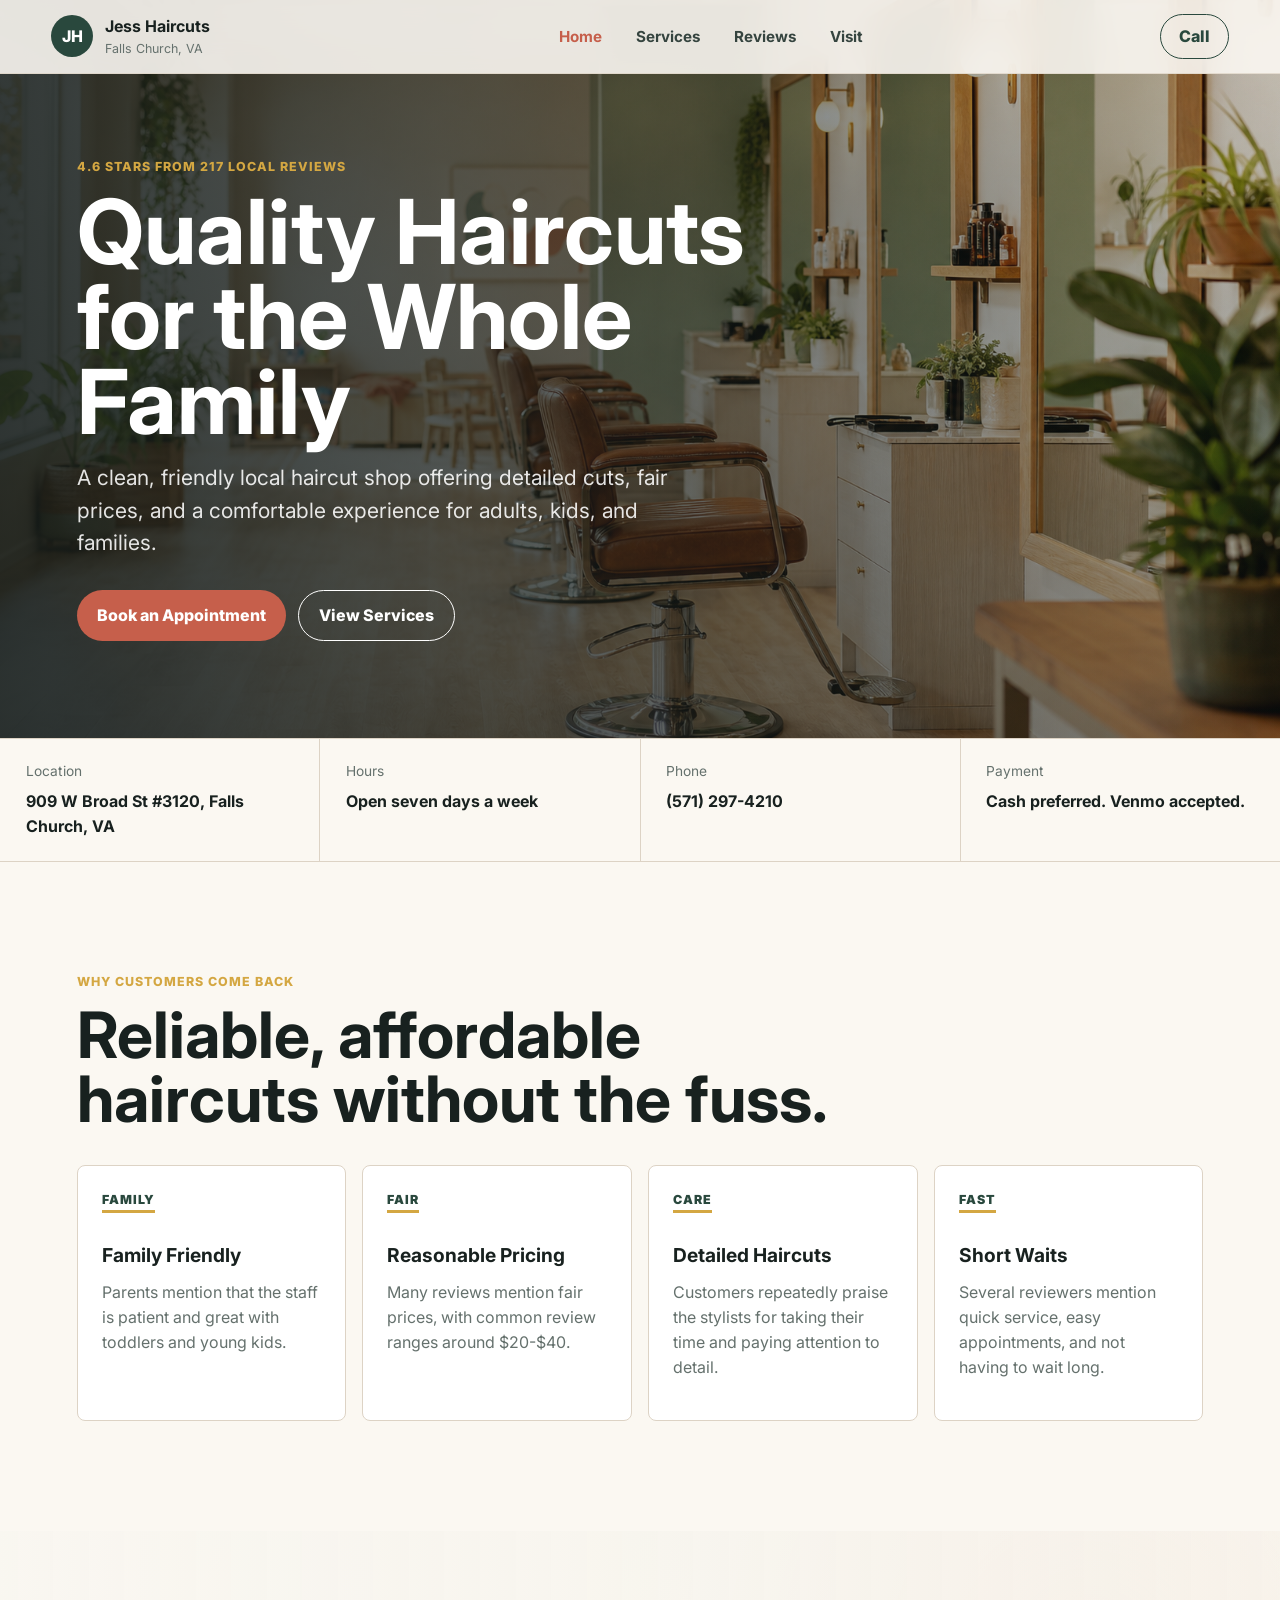
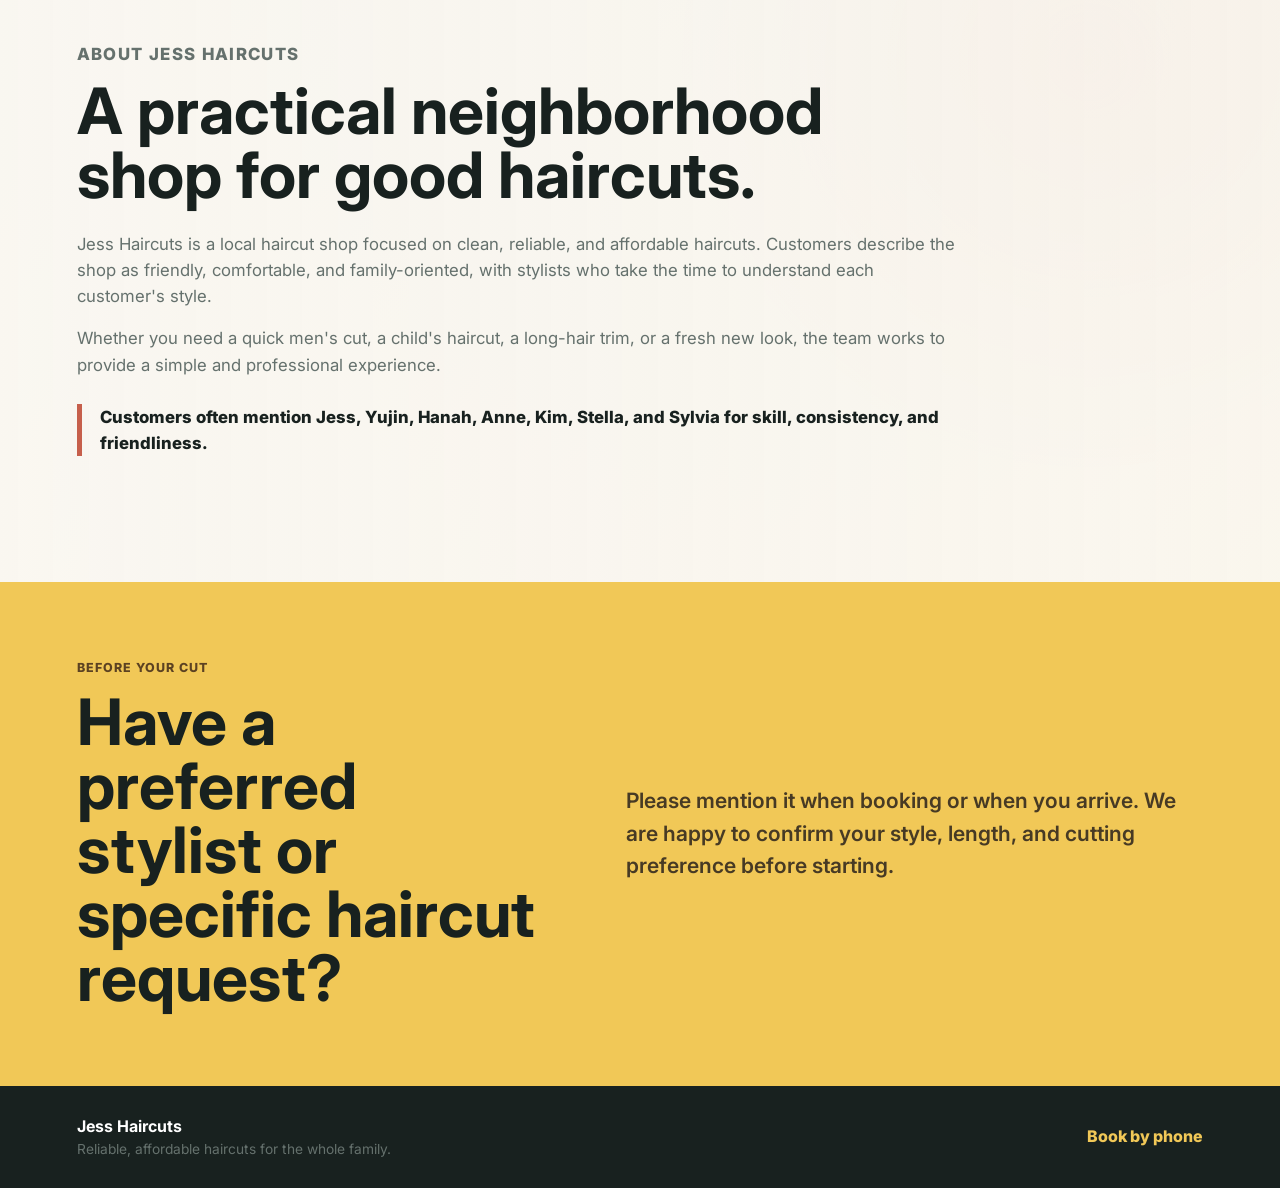
<file: index.html>
<!DOCTYPE html>
<html lang="en">
  <head>
    <meta charset="UTF-8" />
    <meta name="viewport" content="width=device-width, initial-scale=1.0" />
    <meta
      name="description"
      content="Jess Haircuts is a clean, friendly neighborhood haircut shop in Falls Church, VA offering reliable, affordable haircuts for adults, kids, and families."
    />
    <title>Jess Haircuts | Family Haircuts in Falls Church, VA</title>
    <link rel="preconnect" href="https://fonts.googleapis.com" />
    <link rel="preconnect" href="https://fonts.gstatic.com" crossorigin />
    <link
      href="https://fonts.googleapis.com/css2?family=Inter:wght@400;500;600;700;800&display=swap"
      rel="stylesheet"
    />
    <link rel="stylesheet" href="styles.css" />
  </head>
  <body>
    <header class="site-header">
      <a class="brand" href="index.html" aria-label="Jess Haircuts home">
        <span class="brand-mark">JH</span>
        <span>
          <strong>Jess Haircuts</strong>
          <small>Falls Church, VA</small>
        </span>
      </a>
      <nav class="site-nav" aria-label="Primary navigation">
        <a href="index.html" aria-current="page">Home</a>
        <a href="services.html">Services</a>
        <a href="reviews.html">Reviews</a>
        <a href="visit.html">Visit</a>
      </nav>
      <a class="header-call" href="tel:+15712974210">Call</a>
    </header>

    <main>
      <section class="hero" aria-labelledby="hero-title">
        <div class="hero-media" aria-hidden="true">
          <img src="assets/salon-hero.png" alt="" />
        </div>
        <div class="hero-shade" aria-hidden="true"></div>
        <div class="hero-content">
          <p class="rating">4.6 stars from 217 local reviews</p>
          <h1 id="hero-title">Quality Haircuts for the Whole Family</h1>
          <p class="hero-copy">
            A clean, friendly local haircut shop offering detailed cuts, fair
            prices, and a comfortable experience for adults, kids, and families.
          </p>
          <div class="hero-actions">
            <a class="button primary" href="tel:+15712974210">Book an Appointment</a>
            <a class="button secondary" href="services.html">View Services</a>
          </div>
        </div>
      </section>

      <section class="quick-info" aria-label="Quick business information">
        <div>
          <span>Location</span>
          <strong>909 W Broad St #3120, Falls Church, VA</strong>
        </div>
        <div>
          <span>Hours</span>
          <strong>Open seven days a week</strong>
        </div>
        <div>
          <span>Phone</span>
          <strong><a href="tel:+15712974210">(571) 297-4210</a></strong>
        </div>
        <div>
          <span>Payment</span>
          <strong>Cash preferred. Venmo accepted.</strong>
        </div>
      </section>

      <section class="section trust" aria-labelledby="trust-title">
        <div class="section-heading">
          <p class="eyebrow">Why customers come back</p>
          <h2 id="trust-title">Reliable, affordable haircuts without the fuss.</h2>
        </div>
        <div class="trust-grid">
          <article>
            <span class="icon">Family</span>
            <h3>Family Friendly</h3>
            <p>
              Parents mention that the staff is patient and great with toddlers
              and young kids.
            </p>
          </article>
          <article>
            <span class="icon">Fair</span>
            <h3>Reasonable Pricing</h3>
            <p>
              Many reviews mention fair prices, with common review ranges around
              $20-$40.
            </p>
          </article>
          <article>
            <span class="icon">Care</span>
            <h3>Detailed Haircuts</h3>
            <p>
              Customers repeatedly praise the stylists for taking their time and
              paying attention to detail.
            </p>
          </article>
          <article>
            <span class="icon">Fast</span>
            <h3>Short Waits</h3>
            <p>
              Several reviewers mention quick service, easy appointments, and
              not having to wait long.
            </p>
          </article>
        </div>
      </section>

      <section class="section about" aria-labelledby="about-title">
        <div class="about-copy">
          <p class="eyebrow">About Jess Haircuts</p>
          <h2 id="about-title">A practical neighborhood shop for good haircuts.</h2>
          <p>
            Jess Haircuts is a local haircut shop focused on clean, reliable,
            and affordable haircuts. Customers describe the shop as friendly,
            comfortable, and family-oriented, with stylists who take the time to
            understand each customer's style.
          </p>
          <p>
            Whether you need a quick men's cut, a child's haircut, a long-hair
            trim, or a fresh new look, the team works to provide a simple and
            professional experience.
          </p>
          <p class="stylist-note">
            Customers often mention Jess, Yujin, Hanah, Anne, Kim, Stella, and
            Sylvia for skill, consistency, and friendliness.
          </p>
        </div>
      </section>

      <section class="booking-note" aria-labelledby="booking-note-title">
        <div>
          <p class="eyebrow">Before your cut</p>
          <h2 id="booking-note-title">Have a preferred stylist or specific haircut request?</h2>
        </div>
        <p>
          Please mention it when booking or when you arrive. We are happy to
          confirm your style, length, and cutting preference before starting.
        </p>
      </section>
    </main>

    <footer class="site-footer">
      <div>
        <strong>Jess Haircuts</strong>
        <span>Reliable, affordable haircuts for the whole family.</span>
      </div>
      <a href="tel:+15712974210">Book by phone</a>
    </footer>
  </body>
</html>
</file>
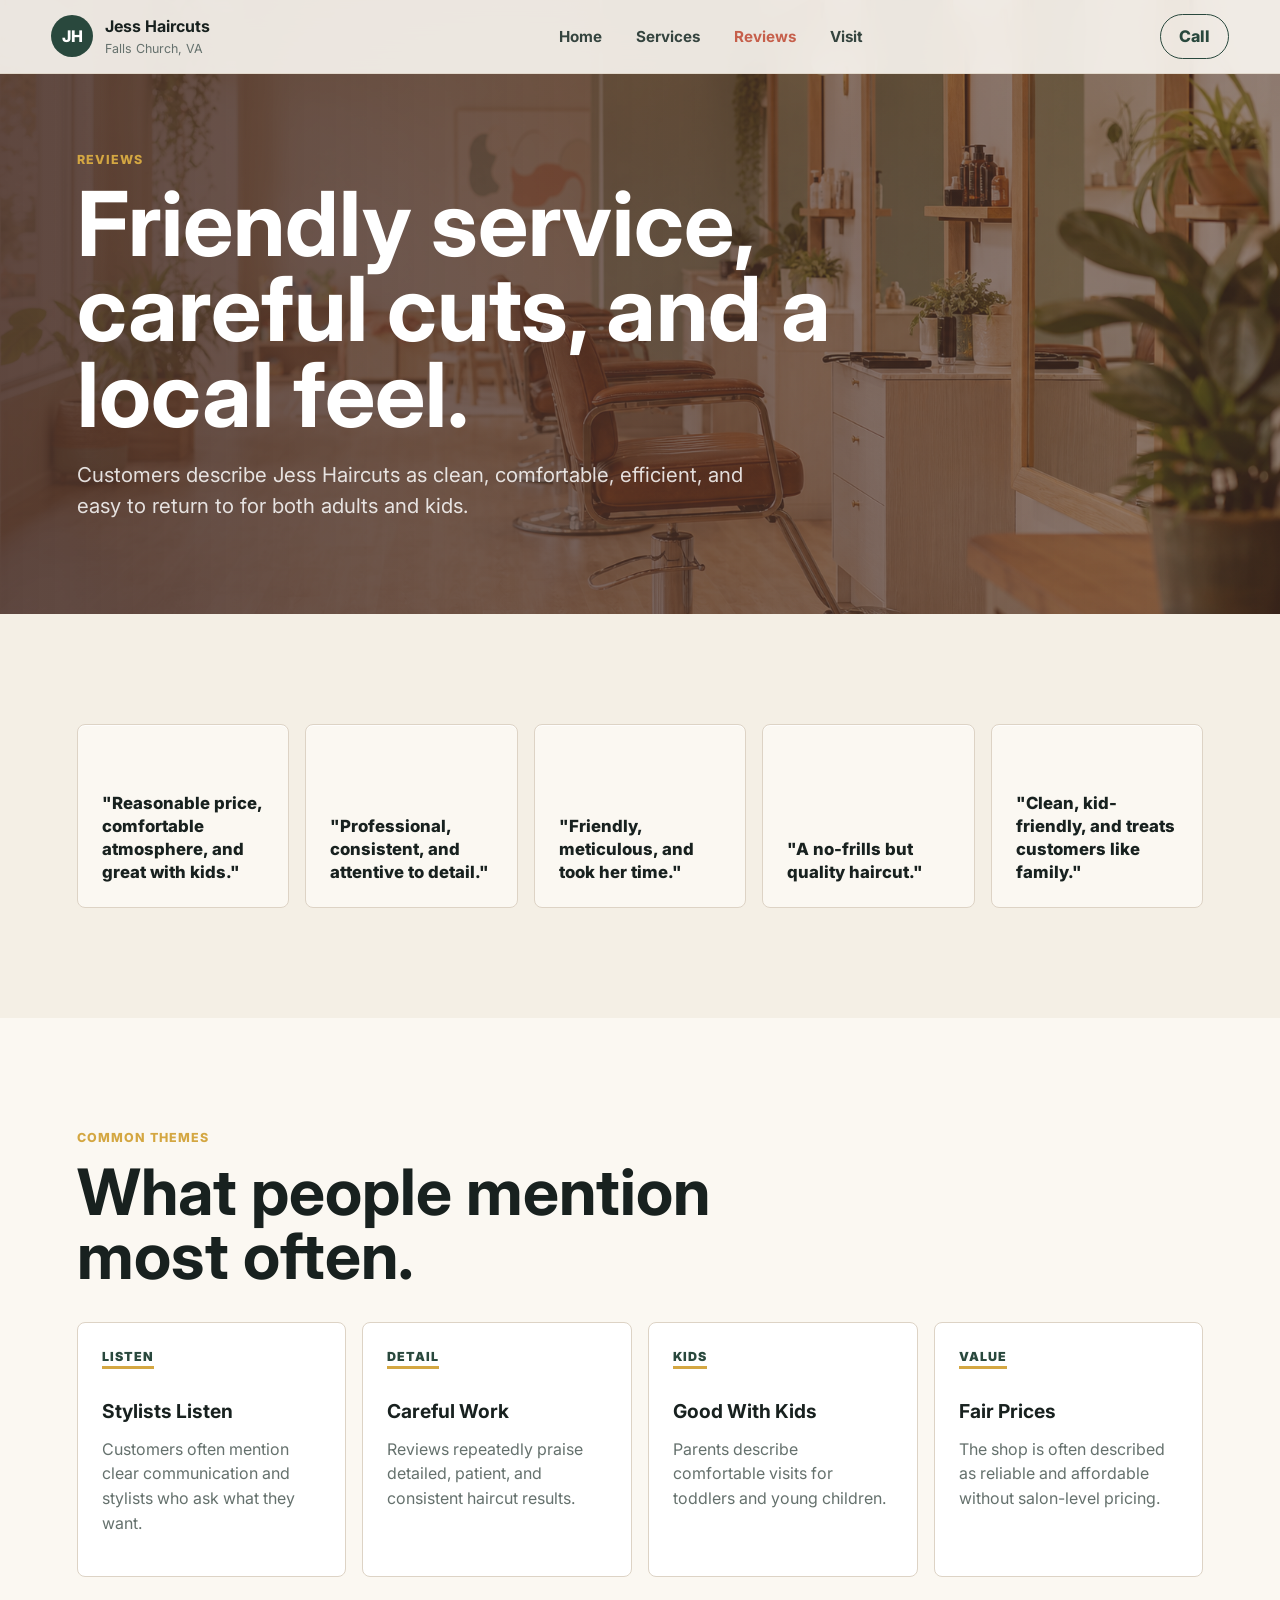
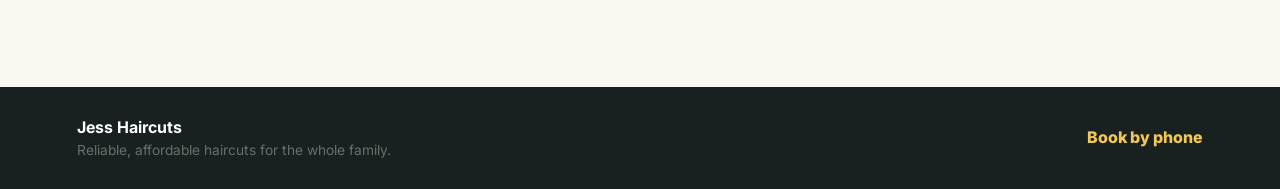
<file: reviews.html>
<!DOCTYPE html>
<html lang="en">
  <head>
    <meta charset="UTF-8" />
    <meta name="viewport" content="width=device-width, initial-scale=1.0" />
    <meta
      name="description"
      content="Read review highlights for Jess Haircuts, a friendly neighborhood haircut shop known for detailed cuts, fair pricing, and family-friendly service."
    />
    <title>Reviews | Jess Haircuts</title>
    <link rel="preconnect" href="https://fonts.googleapis.com" />
    <link rel="preconnect" href="https://fonts.gstatic.com" crossorigin />
    <link
      href="https://fonts.googleapis.com/css2?family=Inter:wght@400;500;600;700;800&display=swap"
      rel="stylesheet"
    />
    <link rel="stylesheet" href="styles.css" />
  </head>
  <body>
    <header class="site-header">
      <a class="brand" href="index.html" aria-label="Jess Haircuts home">
        <span class="brand-mark">JH</span>
        <span>
          <strong>Jess Haircuts</strong>
          <small>Falls Church, VA</small>
        </span>
      </a>
      <nav class="site-nav" aria-label="Primary navigation">
        <a href="index.html">Home</a>
        <a href="services.html">Services</a>
        <a href="reviews.html" aria-current="page">Reviews</a>
        <a href="visit.html">Visit</a>
      </nav>
      <a class="header-call" href="tel:+15712974210">Call</a>
    </header>

    <main>
      <section class="page-hero reviews-page-hero" aria-labelledby="reviews-title">
        <p class="eyebrow">Reviews</p>
        <h1 id="reviews-title">Friendly service, careful cuts, and a local feel.</h1>
        <p>
          Customers describe Jess Haircuts as clean, comfortable, efficient, and
          easy to return to for both adults and kids.
        </p>
      </section>

      <section class="section reviews" aria-label="Review snippets">
        <div class="review-grid">
          <figure>
            <blockquote>"Reasonable price, comfortable atmosphere, and great with kids."</blockquote>
          </figure>
          <figure>
            <blockquote>"Professional, consistent, and attentive to detail."</blockquote>
          </figure>
          <figure>
            <blockquote>"Friendly, meticulous, and took her time."</blockquote>
          </figure>
          <figure>
            <blockquote>"A no-frills but quality haircut."</blockquote>
          </figure>
          <figure>
            <blockquote>"Clean, kid-friendly, and treats customers like family."</blockquote>
          </figure>
        </div>
      </section>

      <section class="section trust" aria-labelledby="review-themes-title">
        <div class="section-heading">
          <p class="eyebrow">Common themes</p>
          <h2 id="review-themes-title">What people mention most often.</h2>
        </div>
        <div class="trust-grid">
          <article>
            <span class="icon">Listen</span>
            <h3>Stylists Listen</h3>
            <p>Customers often mention clear communication and stylists who ask what they want.</p>
          </article>
          <article>
            <span class="icon">Detail</span>
            <h3>Careful Work</h3>
            <p>Reviews repeatedly praise detailed, patient, and consistent haircut results.</p>
          </article>
          <article>
            <span class="icon">Kids</span>
            <h3>Good With Kids</h3>
            <p>Parents describe comfortable visits for toddlers and young children.</p>
          </article>
          <article>
            <span class="icon">Value</span>
            <h3>Fair Prices</h3>
            <p>The shop is often described as reliable and affordable without salon-level pricing.</p>
          </article>
        </div>
      </section>
    </main>

    <footer class="site-footer">
      <div>
        <strong>Jess Haircuts</strong>
        <span>Reliable, affordable haircuts for the whole family.</span>
      </div>
      <a href="tel:+15712974210">Book by phone</a>
    </footer>
  </body>
</html>
</file>
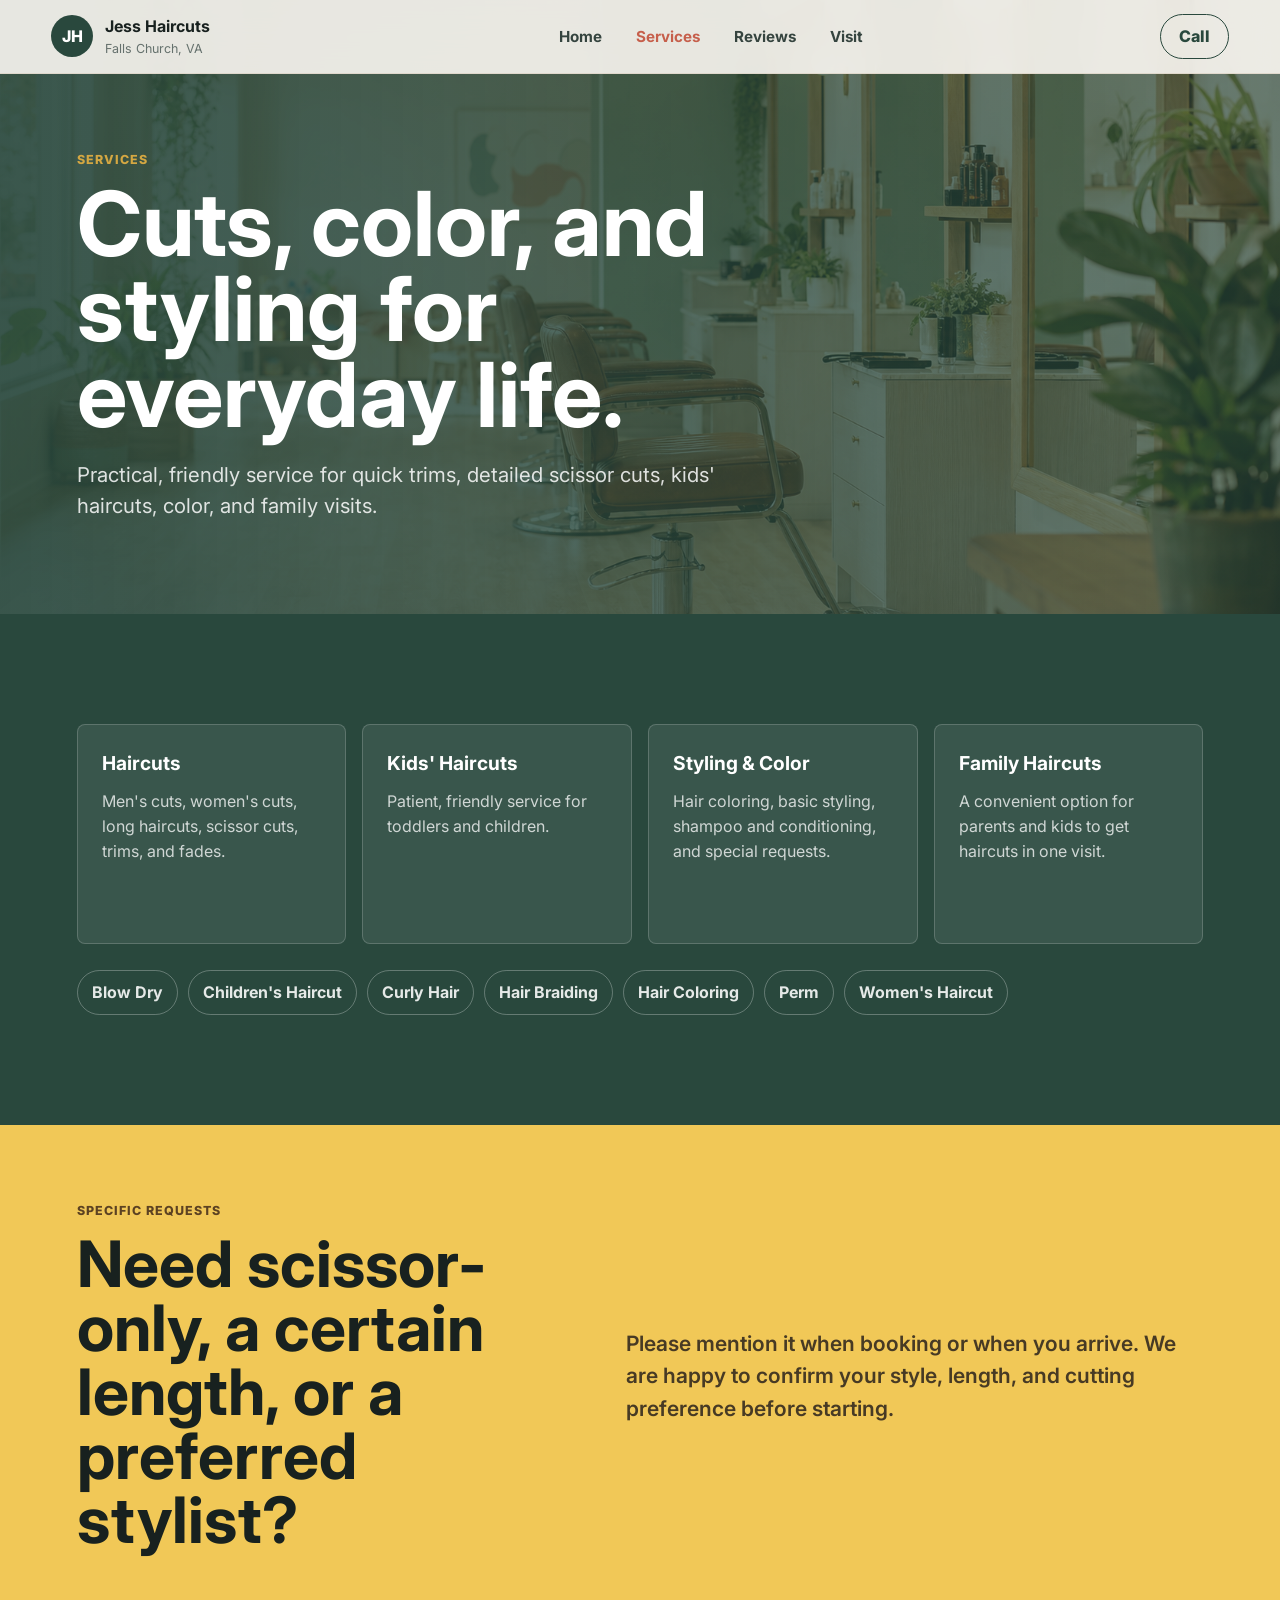
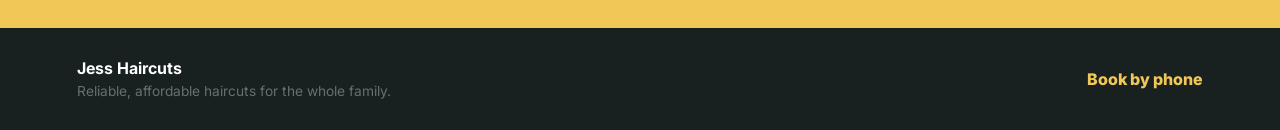
<file: services.html>
<!DOCTYPE html>
<html lang="en">
  <head>
    <meta charset="UTF-8" />
    <meta name="viewport" content="width=device-width, initial-scale=1.0" />
    <meta
      name="description"
      content="Explore haircut, styling, color, and family haircut services at Jess Haircuts in Falls Church, VA."
    />
    <title>Services | Jess Haircuts</title>
    <link rel="preconnect" href="https://fonts.googleapis.com" />
    <link rel="preconnect" href="https://fonts.gstatic.com" crossorigin />
    <link
      href="https://fonts.googleapis.com/css2?family=Inter:wght@400;500;600;700;800&display=swap"
      rel="stylesheet"
    />
    <link rel="stylesheet" href="styles.css" />
  </head>
  <body>
    <header class="site-header">
      <a class="brand" href="index.html" aria-label="Jess Haircuts home">
        <span class="brand-mark">JH</span>
        <span>
          <strong>Jess Haircuts</strong>
          <small>Falls Church, VA</small>
        </span>
      </a>
      <nav class="site-nav" aria-label="Primary navigation">
        <a href="index.html">Home</a>
        <a href="services.html" aria-current="page">Services</a>
        <a href="reviews.html">Reviews</a>
        <a href="visit.html">Visit</a>
      </nav>
      <a class="header-call" href="tel:+15712974210">Call</a>
    </header>

    <main>
      <section class="page-hero services-page-hero" aria-labelledby="services-title">
        <p class="eyebrow">Services</p>
        <h1 id="services-title">Cuts, color, and styling for everyday life.</h1>
        <p>
          Practical, friendly service for quick trims, detailed scissor cuts,
          kids' haircuts, color, and family visits.
        </p>
      </section>

      <section class="section services-section" aria-label="Primary services">
        <div class="services-grid">
          <article>
            <h3>Haircuts</h3>
            <p>Men's cuts, women's cuts, long haircuts, scissor cuts, trims, and fades.</p>
          </article>
          <article>
            <h3>Kids' Haircuts</h3>
            <p>Patient, friendly service for toddlers and children.</p>
          </article>
          <article>
            <h3>Styling &amp; Color</h3>
            <p>Hair coloring, basic styling, shampoo and conditioning, and special requests.</p>
          </article>
          <article>
            <h3>Family Haircuts</h3>
            <p>A convenient option for parents and kids to get haircuts in one visit.</p>
          </article>
        </div>
        <ul class="service-list" aria-label="Additional services">
          <li>Blow Dry</li>
          <li>Children's Haircut</li>
          <li>Curly Hair</li>
          <li>Hair Braiding</li>
          <li>Hair Coloring</li>
          <li>Perm</li>
          <li>Women's Haircut</li>
        </ul>
      </section>

      <section class="booking-note" aria-labelledby="service-note-title">
        <div>
          <p class="eyebrow">Specific requests</p>
          <h2 id="service-note-title">Need scissor-only, a certain length, or a preferred stylist?</h2>
        </div>
        <p>
          Please mention it when booking or when you arrive. We are happy to
          confirm your style, length, and cutting preference before starting.
        </p>
      </section>
    </main>

    <footer class="site-footer">
      <div>
        <strong>Jess Haircuts</strong>
        <span>Reliable, affordable haircuts for the whole family.</span>
      </div>
      <a href="tel:+15712974210">Book by phone</a>
    </footer>
  </body>
</html>
</file>
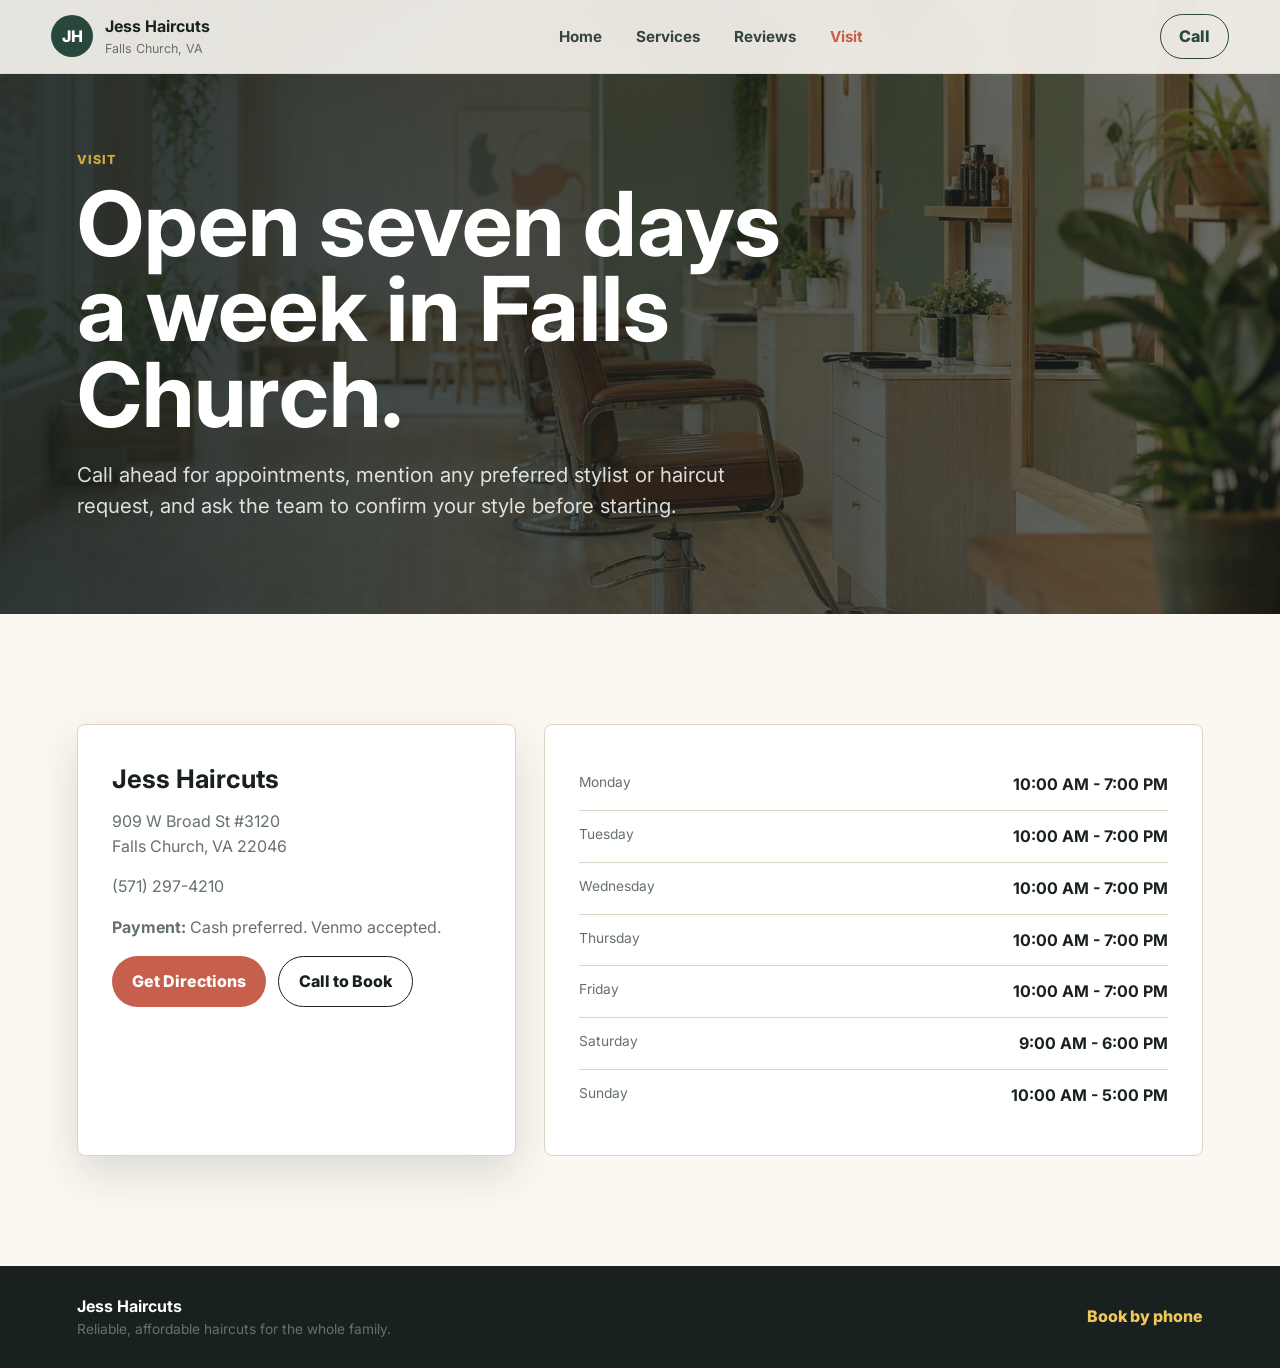
<file: visit.html>
<!DOCTYPE html>
<html lang="en">
  <head>
    <meta charset="UTF-8" />
    <meta name="viewport" content="width=device-width, initial-scale=1.0" />
    <meta
      name="description"
      content="Find Jess Haircuts at 909 W Broad St #3120 in Falls Church, VA. View hours, phone number, payment note, and directions."
    />
    <title>Visit | Jess Haircuts</title>
    <link rel="preconnect" href="https://fonts.googleapis.com" />
    <link rel="preconnect" href="https://fonts.gstatic.com" crossorigin />
    <link
      href="https://fonts.googleapis.com/css2?family=Inter:wght@400;500;600;700;800&display=swap"
      rel="stylesheet"
    />
    <link rel="stylesheet" href="styles.css" />
  </head>
  <body>
    <header class="site-header">
      <a class="brand" href="index.html" aria-label="Jess Haircuts home">
        <span class="brand-mark">JH</span>
        <span>
          <strong>Jess Haircuts</strong>
          <small>Falls Church, VA</small>
        </span>
      </a>
      <nav class="site-nav" aria-label="Primary navigation">
        <a href="index.html">Home</a>
        <a href="services.html">Services</a>
        <a href="reviews.html">Reviews</a>
        <a href="visit.html" aria-current="page">Visit</a>
      </nav>
      <a class="header-call" href="tel:+15712974210">Call</a>
    </header>

    <main>
      <section class="page-hero visit-page-hero" aria-labelledby="visit-title">
        <p class="eyebrow">Visit</p>
        <h1 id="visit-title">Open seven days a week in Falls Church.</h1>
        <p>
          Call ahead for appointments, mention any preferred stylist or haircut
          request, and ask the team to confirm your style before starting.
        </p>
      </section>

      <section class="section visit" aria-label="Location and opening times">
        <div class="visit-layout">
          <div class="visit-details">
            <h3>Jess Haircuts</h3>
            <p>909 W Broad St #3120<br />Falls Church, VA 22046</p>
            <p><a href="tel:+15712974210">(571) 297-4210</a></p>
            <p><strong>Payment:</strong> Cash preferred. Venmo accepted.</p>
            <div class="visit-actions">
              <a
                class="button primary"
                href="https://www.google.com/maps/search/?api=1&query=Jess+Haircuts+909+W+Broad+St+3120+Falls+Church+VA+22046"
              >
                Get Directions
              </a>
              <a class="button secondary" href="tel:+15712974210">Call to Book</a>
            </div>
          </div>
          <div class="hours" aria-label="Opening times">
            <div><span>Monday</span><strong>10:00 AM - 7:00 PM</strong></div>
            <div><span>Tuesday</span><strong>10:00 AM - 7:00 PM</strong></div>
            <div><span>Wednesday</span><strong>10:00 AM - 7:00 PM</strong></div>
            <div><span>Thursday</span><strong>10:00 AM - 7:00 PM</strong></div>
            <div><span>Friday</span><strong>10:00 AM - 7:00 PM</strong></div>
            <div><span>Saturday</span><strong>9:00 AM - 6:00 PM</strong></div>
            <div><span>Sunday</span><strong>10:00 AM - 5:00 PM</strong></div>
          </div>
        </div>
      </section>
    </main>

    <footer class="site-footer">
      <div>
        <strong>Jess Haircuts</strong>
        <span>Reliable, affordable haircuts for the whole family.</span>
      </div>
      <a href="tel:+15712974210">Book by phone</a>
    </footer>
  </body>
</html>
</file>
<file: styles.css>
:root {
  --ink: #18211f;
  --muted: #65716d;
  --paper: #fbf8f2;
  --cream: #f4efe5;
  --sage: #476b5c;
  --sage-dark: #29483d;
  --coral: #c65f4b;
  --gold: #d4a742;
  --line: #ddd3c5;
  --white: #ffffff;
  --shadow: 0 18px 45px rgba(30, 33, 31, 0.14);
}

* {
  box-sizing: border-box;
}

html {
  scroll-behavior: smooth;
}

body {
  margin: 0;
  background: var(--paper);
  color: var(--ink);
  font-family: "Inter", Arial, sans-serif;
  line-height: 1.55;
}

img {
  display: block;
  max-width: 100%;
}

a {
  color: inherit;
  text-decoration: none;
}

.site-header {
  position: fixed;
  z-index: 20;
  top: 0;
  left: 0;
  right: 0;
  display: flex;
  align-items: center;
  justify-content: space-between;
  gap: 24px;
  padding: 14px clamp(18px, 4vw, 56px);
  background: rgba(251, 248, 242, 0.9);
  border-bottom: 1px solid rgba(221, 211, 197, 0.72);
  backdrop-filter: blur(16px);
}

.brand {
  display: flex;
  align-items: center;
  gap: 12px;
  min-width: 210px;
}

.brand-mark {
  display: grid;
  width: 42px;
  height: 42px;
  place-items: center;
  border-radius: 50%;
  background: var(--sage-dark);
  color: var(--white);
  font-weight: 800;
}

.brand strong,
.brand small {
  display: block;
}

.brand strong {
  font-size: 1rem;
}

.brand small {
  color: var(--muted);
  font-size: 0.78rem;
}

.site-nav {
  display: flex;
  align-items: center;
  justify-content: center;
  gap: clamp(14px, 3vw, 34px);
  color: #35443f;
  font-size: 0.95rem;
  font-weight: 700;
}

.site-nav a,
.header-call {
  transition: color 180ms ease, border-color 180ms ease, background 180ms ease;
}

.site-nav a:hover {
  color: var(--coral);
}

.site-nav a[aria-current="page"] {
  color: var(--coral);
}

.header-call {
  border: 1px solid var(--sage-dark);
  border-radius: 999px;
  padding: 9px 18px;
  color: var(--sage-dark);
  font-weight: 800;
}

.header-call:hover {
  background: var(--sage-dark);
  color: var(--white);
}

.hero {
  position: relative;
  min-height: 82vh;
  display: flex;
  align-items: center;
  overflow: hidden;
  padding: 104px clamp(18px, 6vw, 80px) 44px;
}

.hero-media,
.hero-shade {
  position: absolute;
  inset: 0;
}

.hero-media img {
  width: 100%;
  height: 100%;
  object-fit: cover;
}

.hero-shade {
  background:
    linear-gradient(90deg, rgba(21, 28, 26, 0.85) 0%, rgba(21, 28, 26, 0.62) 42%, rgba(21, 28, 26, 0.12) 100%),
    linear-gradient(0deg, rgba(21, 28, 26, 0.34), rgba(21, 28, 26, 0.08));
}

.hero-content {
  position: relative;
  z-index: 1;
  width: min(670px, 100%);
  color: var(--white);
}

.rating,
.eyebrow {
  margin: 0 0 12px;
  color: var(--gold);
  font-size: 0.78rem;
  font-weight: 800;
  letter-spacing: 0.08em;
  text-transform: uppercase;
}

h1,
h2,
h3,
p {
  margin-top: 0;
}

h1 {
  max-width: 760px;
  margin-bottom: 18px;
  font-size: clamp(2.8rem, 7vw, 6rem);
  line-height: 0.95;
  letter-spacing: 0;
}

.hero-copy {
  max-width: 610px;
  margin-bottom: 30px;
  color: rgba(255, 255, 255, 0.88);
  font-size: clamp(1.08rem, 2vw, 1.32rem);
}

.hero-actions,
.visit-actions {
  display: flex;
  flex-wrap: wrap;
  gap: 12px;
}

.button {
  display: inline-flex;
  min-height: 46px;
  align-items: center;
  justify-content: center;
  border-radius: 999px;
  padding: 12px 20px;
  font-weight: 800;
  transition: transform 180ms ease, background 180ms ease, color 180ms ease, border-color 180ms ease;
}

.button:hover {
  transform: translateY(-1px);
}

.button.primary {
  background: var(--coral);
  color: var(--white);
}

.button.primary:hover {
  background: #a84939;
}

.button.secondary {
  border: 1px solid currentColor;
  color: inherit;
}

.quick-info {
  display: grid;
  grid-template-columns: repeat(4, 1fr);
  gap: 1px;
  background: var(--line);
  border-top: 1px solid var(--line);
  border-bottom: 1px solid var(--line);
}

.quick-info div {
  min-height: 118px;
  padding: 22px clamp(16px, 2vw, 28px);
  background: var(--paper);
}

.quick-info span,
.hours span,
.site-footer span {
  display: block;
  color: var(--muted);
  font-size: 0.86rem;
}

.quick-info strong {
  display: block;
  margin-top: 7px;
  font-size: 1rem;
}

.page-hero {
  min-height: 54vh;
  padding: 150px clamp(18px, 6vw, 80px) clamp(54px, 8vw, 92px);
  background:
    linear-gradient(90deg, rgba(24, 33, 31, 0.88), rgba(24, 33, 31, 0.68)),
    url("assets/salon-hero.png") center / cover;
  color: var(--white);
}

.page-hero h1 {
  width: min(920px, 100%);
  margin-bottom: 22px;
}

.page-hero p:not(.eyebrow) {
  width: min(690px, 100%);
  margin-bottom: 0;
  color: rgba(255, 255, 255, 0.84);
  font-size: clamp(1.05rem, 2vw, 1.28rem);
}

.services-page-hero {
  background:
    linear-gradient(90deg, rgba(41, 72, 61, 0.92), rgba(41, 72, 61, 0.68)),
    url("assets/salon-hero.png") center / cover;
}

.reviews-page-hero {
  background:
    linear-gradient(90deg, rgba(78, 52, 43, 0.9), rgba(78, 52, 43, 0.58)),
    url("assets/salon-hero.png") center / cover;
}

.visit-page-hero {
  background:
    linear-gradient(90deg, rgba(24, 33, 31, 0.9), rgba(24, 33, 31, 0.62)),
    url("assets/salon-hero.png") center / cover;
}

.section {
  padding: clamp(58px, 9vw, 110px) clamp(18px, 6vw, 80px);
}

.section-heading {
  width: min(790px, 100%);
  margin-bottom: 34px;
}

.section-heading h2,
.booking-note h2,
.about-copy h2 {
  margin-bottom: 0;
  font-size: clamp(2rem, 5vw, 4rem);
  line-height: 1;
  letter-spacing: 0;
}

.trust-grid,
.services-grid,
.review-grid {
  display: grid;
  grid-template-columns: repeat(4, 1fr);
  gap: 16px;
}

.trust-grid article,
.services-grid article,
.review-grid figure {
  min-height: 220px;
  margin: 0;
  border: 1px solid var(--line);
  border-radius: 8px;
  background: var(--white);
  padding: 24px;
  box-shadow: 0 1px 0 rgba(255, 255, 255, 0.8) inset;
}

.trust-grid article {
  display: flex;
  flex-direction: column;
}

.icon {
  display: inline-flex;
  width: fit-content;
  margin-bottom: 28px;
  border-bottom: 3px solid var(--gold);
  color: var(--sage-dark);
  font-size: 0.78rem;
  font-weight: 900;
  letter-spacing: 0.08em;
  text-transform: uppercase;
}

.trust-grid h3,
.services-grid h3,
.visit-details h3 {
  margin-bottom: 10px;
  font-size: 1.2rem;
}

.trust-grid p,
.services-grid p,
.about-copy p,
.visit-details p {
  color: var(--muted);
}

.services-section {
  background: var(--sage-dark);
  color: var(--white);
}

.services-section .eyebrow {
  color: #e5bd5d;
}

.services-section .section-heading h2 {
  color: var(--white);
}

.services-grid article {
  background: rgba(255, 255, 255, 0.08);
  border-color: rgba(255, 255, 255, 0.18);
  box-shadow: none;
}

.services-grid p {
  color: rgba(255, 255, 255, 0.76);
}

.service-list {
  display: flex;
  flex-wrap: wrap;
  gap: 10px;
  padding: 0;
  margin: 26px 0 0;
  list-style: none;
}

.service-list li {
  border: 1px solid rgba(255, 255, 255, 0.28);
  border-radius: 999px;
  padding: 9px 14px;
  color: rgba(255, 255, 255, 0.88);
  font-weight: 700;
}

.booking-note {
  display: grid;
  grid-template-columns: minmax(260px, 0.9fr) minmax(280px, 1.1fr);
  gap: clamp(24px, 6vw, 80px);
  align-items: center;
  padding: clamp(42px, 7vw, 76px) clamp(18px, 6vw, 80px);
  background: #f1c857;
}

.booking-note .eyebrow {
  color: #5c4222;
}

.booking-note p:last-child {
  margin-bottom: 0;
  color: #473a24;
  font-size: clamp(1.05rem, 2vw, 1.32rem);
  font-weight: 600;
}

.reviews {
  background: var(--cream);
}

.review-grid {
  grid-template-columns: repeat(5, 1fr);
}

.review-grid figure {
  min-height: 184px;
  display: flex;
  align-items: flex-end;
  background: var(--paper);
}

blockquote {
  margin: 0;
  font-size: 1.05rem;
  font-weight: 800;
  line-height: 1.35;
}

.about {
  background:
    linear-gradient(90deg, rgba(251, 248, 242, 0.96), rgba(251, 248, 242, 0.82)),
    radial-gradient(circle at 85% 20%, rgba(198, 95, 75, 0.18), transparent 34%),
    linear-gradient(135deg, rgba(71, 107, 92, 0.22), rgba(212, 167, 66, 0.14));
}

.about-copy {
  width: min(880px, 100%);
}

.about-copy p {
  font-size: 1.05rem;
}

.about-copy h2 {
  margin-bottom: 24px;
}

.stylist-note {
  margin-top: 26px;
  border-left: 5px solid var(--coral);
  padding-left: 18px;
  color: var(--ink) !important;
  font-weight: 800;
}

.visit-layout {
  display: grid;
  grid-template-columns: minmax(260px, 0.8fr) minmax(320px, 1.2fr);
  gap: 28px;
}

.visit-details,
.hours {
  border: 1px solid var(--line);
  border-radius: 8px;
  background: var(--white);
  padding: clamp(22px, 4vw, 34px);
  box-shadow: var(--shadow);
}

.visit-details h3 {
  font-size: 1.6rem;
}

.hours {
  display: grid;
  gap: 0;
  box-shadow: none;
}

.hours div {
  display: flex;
  justify-content: space-between;
  gap: 18px;
  padding: 13px 0;
  border-bottom: 1px solid var(--line);
}

.hours div:last-child {
  border-bottom: 0;
}

.hours strong {
  text-align: right;
}

.site-footer {
  display: flex;
  align-items: center;
  justify-content: space-between;
  gap: 20px;
  padding: 28px clamp(18px, 6vw, 80px);
  background: var(--ink);
  color: var(--white);
}

.site-footer a {
  color: #f1c857;
  font-weight: 800;
}

@media (max-width: 1050px) {
  .quick-info,
  .trust-grid,
  .services-grid {
    grid-template-columns: repeat(2, 1fr);
  }

  .review-grid {
    grid-template-columns: repeat(3, 1fr);
  }
}

@media (max-width: 760px) {
  .site-header {
    position: absolute;
    flex-wrap: wrap;
    gap: 12px;
  }

  .brand {
    min-width: auto;
  }

  .site-nav {
    order: 3;
    width: 100%;
    justify-content: flex-start;
  }

  .header-call {
    padding-inline: 14px;
  }

  .hero {
    min-height: 82vh;
    align-items: flex-end;
    padding-top: 154px;
  }

  .page-hero {
    min-height: 520px;
    padding-top: 176px;
  }

  .hero-shade {
    background:
      linear-gradient(0deg, rgba(21, 28, 26, 0.9) 0%, rgba(21, 28, 26, 0.72) 52%, rgba(21, 28, 26, 0.22) 100%);
  }

  h1 {
    font-size: clamp(2.75rem, 14vw, 4.15rem);
  }

  .quick-info,
  .trust-grid,
  .services-grid,
  .review-grid,
  .booking-note,
  .visit-layout {
    grid-template-columns: 1fr;
  }

  .quick-info div {
    min-height: auto;
  }

  .trust-grid article,
  .services-grid article,
  .review-grid figure {
    min-height: auto;
  }

  .hours div {
    align-items: flex-start;
  }

  .site-footer {
    align-items: flex-start;
    flex-direction: column;
  }
}

@media (max-width: 460px) {
  .site-nav {
    gap: 12px;
    font-size: 0.86rem;
  }

  .brand small {
    display: none;
  }

  .hero-actions,
  .visit-actions {
    flex-direction: column;
  }

  .button {
    width: 100%;
  }

  .hours div {
    display: block;
  }

  .hours strong {
    display: block;
    margin-top: 3px;
    text-align: left;
  }
}
</file>
